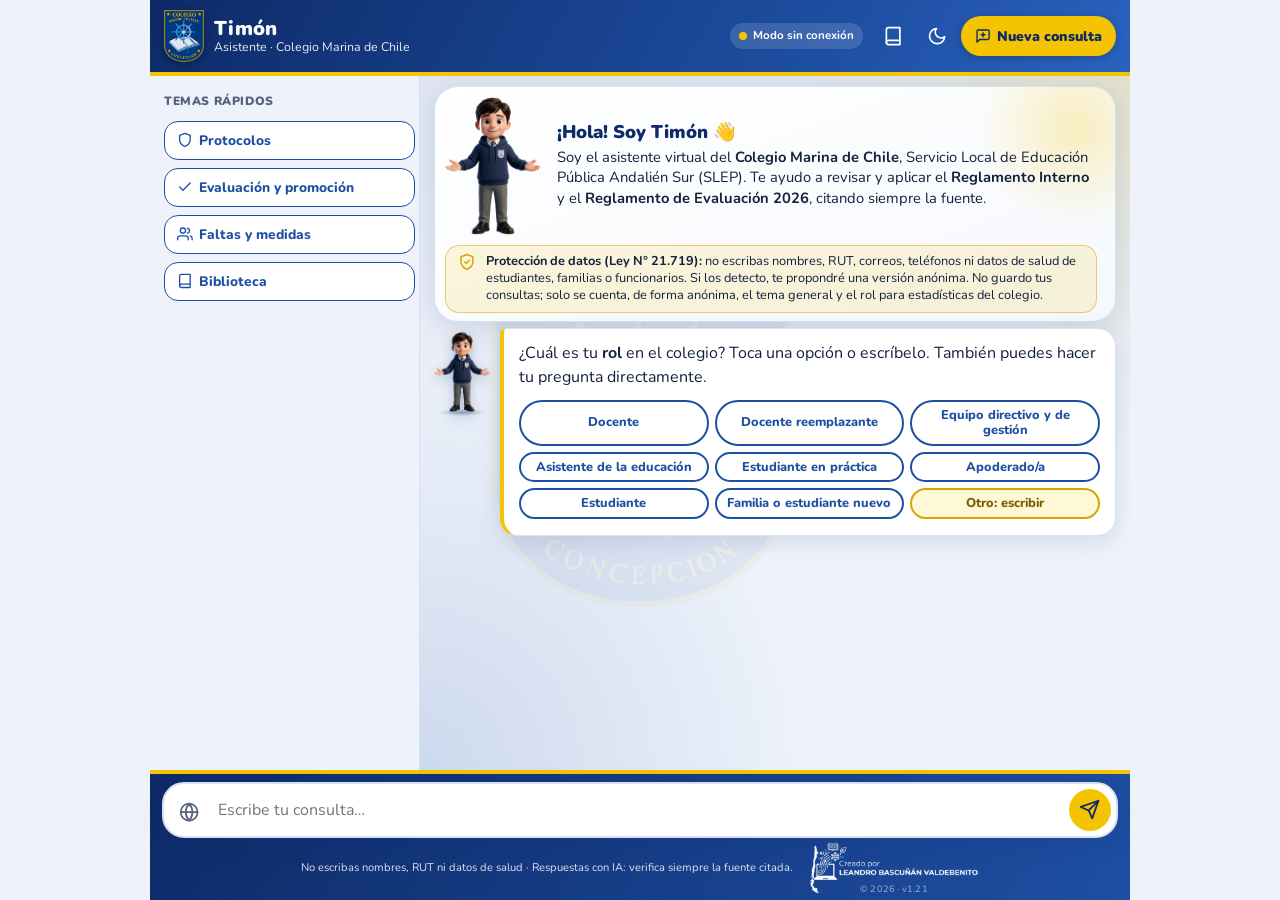
<file: index.html>
<!doctype html>
<html lang="es-CL">
<head>
<meta charset="utf-8">
<meta name="viewport" content="width=device-width, initial-scale=1, viewport-fit=cover">
<title>Timón – Colegio Marina de Chile</title>
<meta name="description" content="Asistente de consultas sobre el Reglamento Interno y el Reglamento de Evaluación del Colegio Marina de Chile, SLEP Andalién Sur.">
<meta name="theme-color" content="#0E2A68">
<link rel="manifest" href="manifest.json">
<link rel="icon" type="image/png" href="favicon.png">
<link rel="apple-touch-icon" href="apple-touch-icon.png">
<meta name="apple-mobile-web-app-capable" content="yes">
<meta name="apple-mobile-web-app-title" content="Timón CMCh">
<link rel="preconnect" href="https://fonts.googleapis.com">
<link rel="preconnect" href="https://fonts.gstatic.com" crossorigin>
<link href="https://fonts.googleapis.com/css2?family=Nunito:wght@400;600;700;800;900&display=swap" rel="stylesheet">
<link rel="stylesheet" href="estilos.css?v=1.21">
<script>try{var t=localStorage.getItem('tema');if(t)document.documentElement.setAttribute('data-theme',t);}catch(e){}</script>
</head>
<body>
<div class="app">
  <header class="barra">
    <img src="logo.png" alt="Insignia Colegio Marina de Chile" class="barra-logo">
    <div class="barra-titulo">
      <strong>Timón</strong>
      <span>Asistente · Colegio Marina de Chile</span>
    </div>
    <span id="estado" class="estado" title="Estado de conexión"><i></i><b>Conectando…</b></span>
    <nav class="barra-acciones">
      <button class="icono-btn" id="btnBiblioteca" title="Biblioteca de documentos" aria-label="Biblioteca"></button>
      <button class="icono-btn" id="btnTema" title="Modo claro / oscuro" aria-label="Cambiar tema"></button>
      <button class="btn-nueva" id="btnNueva" title="Hacer una nueva consulta" aria-label="Nueva consulta"></button>
    </nav>
  </header>

  <div class="cuerpo">
    <aside class="temas" aria-label="Temas rápidos">
      <p class="temas-titulo">Temas rápidos</p>
      <div id="perfilChip" class="perfil-chip" hidden></div>
      <div class="atajos" id="atajos"></div>
    </aside>
    <main id="chat" class="chat" aria-live="polite"></main>
  </div>

  <footer class="compositor">
    <form id="formulario" class="caja" autocomplete="off">
      <button type="button" id="btnWeb" class="icono-btn web" aria-pressed="false" title="Incluir búsqueda en fuentes oficiales (mineduc.cl, bcn.cl, supereduc.cl…)"></button>
      <textarea id="entrada" rows="1" placeholder="Escribe tu consulta…" aria-label="Escribe tu consulta"></textarea>
      <button type="submit" id="btnEnviar" class="enviar" title="Enviar" aria-label="Enviar"></button>
    </form>
    <div class="pie-fila">
      <p class="aviso-pie">No escribas nombres, RUT ni datos de salud · Respuestas con IA: verifica siempre la fuente citada.</p>
      <p class="firma"><img src="firma-autor-blanco.png?v=1.21" alt="Creado por Leandro Bascuñán Valdebenito" title="Creado por Leandro Bascuñán Valdebenito"><span>© 2026 · v1.21</span></p>
    </div>
  </footer>
</div>

<div id="modal" class="modal" hidden>
  <div class="modal-caja" role="dialog" aria-modal="true" aria-labelledby="modalTitulo">
    <div class="modal-cabeza">
      <h2 id="modalTitulo"></h2>
      <button class="cerrar" id="modalCerrar">Cerrar</button>
    </div>
    <div class="modal-cuerpo" id="modalCuerpo"></div>
    <div class="modal-pie" id="modalPie"></div>
  </div>
</div>
<div id="aviso" class="toast" hidden></div>

<script src="config.js?v=1.21"></script>
<script src="datos.js?v=1.21"></script>
<script src="rutinas.js?v=1.21"></script>
<script src="conocimiento.js?v=1.21"></script>
<script src="app.js?v=1.21"></script>
</body>
</html>
</file>
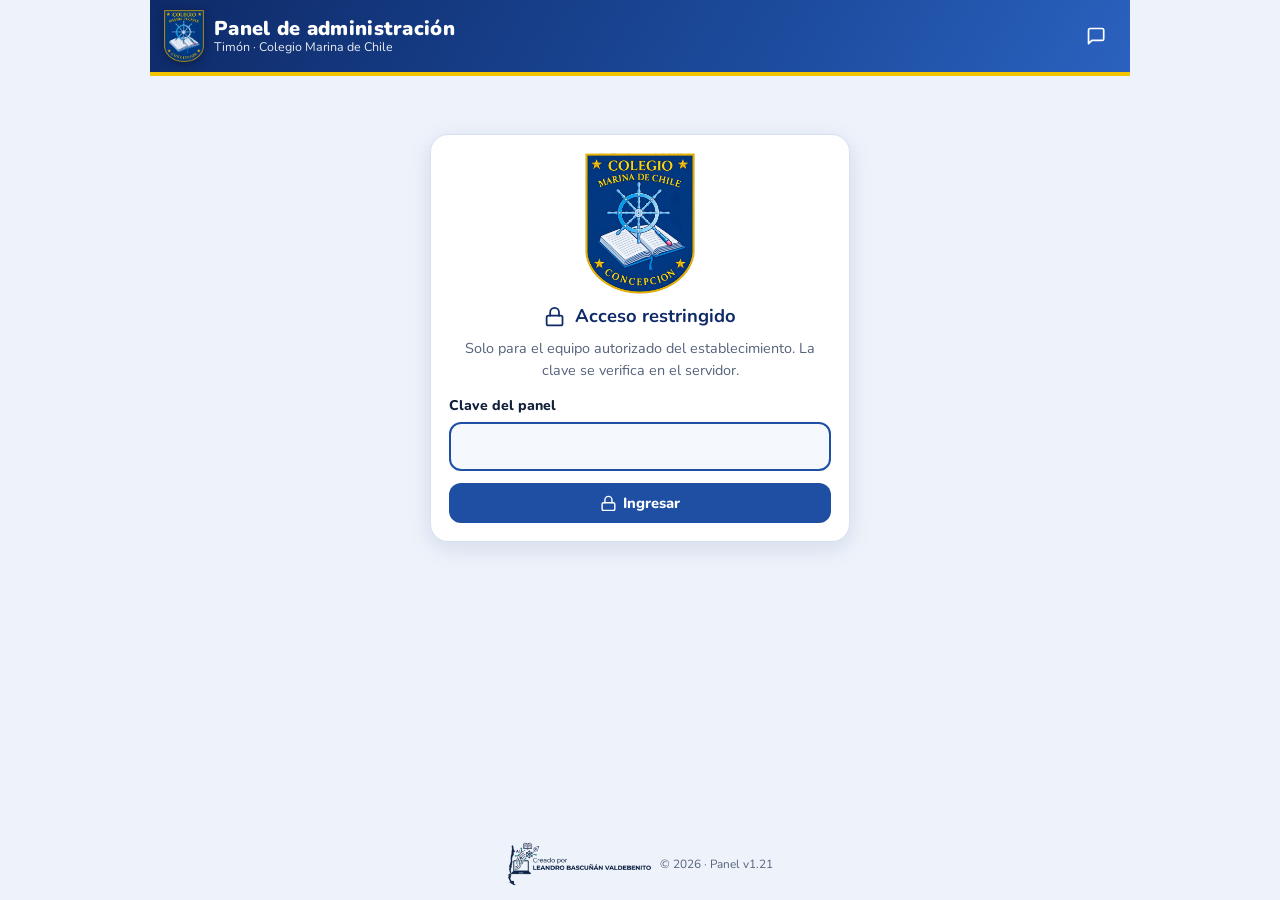
<file: admin.html>
<!doctype html>
<html lang="es-CL">
<head>
<meta charset="utf-8">
<meta name="viewport" content="width=device-width, initial-scale=1, viewport-fit=cover">
<meta name="robots" content="noindex, nofollow">
<title>Panel Timón – Administración</title>
<meta name="theme-color" content="#0E2A68">
<link rel="icon" type="image/png" href="favicon.png">
<link rel="preconnect" href="https://fonts.googleapis.com">
<link rel="preconnect" href="https://fonts.gstatic.com" crossorigin>
<link href="https://fonts.googleapis.com/css2?family=Nunito:wght@400;600;700;800;900&display=swap" rel="stylesheet">
<link rel="stylesheet" href="estilos.css?v=1.21">
<script>try{var t=localStorage.getItem('tema');if(t)document.documentElement.setAttribute('data-theme',t);}catch(e){}</script>
<style>
  body{overflow-y:auto}
  .panel{max-width:980px;margin:0 auto;min-height:100dvh;display:flex;flex-direction:column}
  .zona{padding:18px 16px 40px;flex:1}
  .tarjeta{background:var(--superficie);border:1px solid var(--borde);border-radius:18px;padding:18px;box-shadow:var(--sombra);margin-bottom:16px}
  .tarjeta h2{margin:0 0 6px;font-size:1.15rem;display:flex;gap:10px;align-items:center;color:var(--marino)}
  :root[data-theme="dark"] .tarjeta h2{color:#fff}
  @media (prefers-color-scheme:dark){:root:not([data-theme="light"]) .tarjeta h2{color:#fff}}
  .tarjeta > p.ayuda{margin:0 0 14px;color:var(--texto-suave);font-size:.9rem}
  .campo{display:flex;flex-direction:column;gap:5px;margin-bottom:12px}
  .campo label{font-weight:800;font-size:.88rem}
  .campo input,.campo textarea,.campo select{font:inherit;padding:10px 12px;border-radius:12px;border:2px solid var(--borde);background:var(--superficie-2);color:var(--texto);width:100%}
  .campo textarea{min-height:90px;resize:vertical}
  .campo input:focus,.campo textarea:focus,.campo select:focus{outline:0;border-color:var(--azul)}
  .rejilla{display:grid;grid-template-columns:1fr 1fr;gap:0 14px}
  .fila-doc{display:flex;gap:10px;align-items:center;flex-wrap:wrap;padding:10px 12px;border:1px solid var(--borde);border-radius:14px;margin-bottom:8px;background:var(--superficie-2)}
  .fila-doc .t{flex:1;min-width:180px}
  .fila-doc .t b{display:block}
  .fila-doc .t small{color:var(--texto-suave)}
  .cargo{border:1px solid var(--borde);border-radius:14px;padding:12px;margin-bottom:10px;background:var(--superficie-2)}
  .cargo .rejilla{grid-template-columns:1fr 1fr auto;align-items:end}
  .mensaje{padding:10px 14px;border-radius:12px;margin:10px 0;font-weight:700}
  .mensaje.ok{background:rgba(30,142,90,.12);color:var(--exito)}
  .mensaje.mal{background:rgba(192,57,43,.12);color:var(--peligro)}
  .mensaje.info{background:rgba(30,79,163,.1);color:var(--azul)}
  .login{max-width:420px;margin:40px auto;text-align:center}
  .login img{width:110px}
  .acciones-fila{display:flex;gap:8px;flex-wrap:wrap;margin-top:6px}
  .estado-oculto{font-size:.78rem;font-weight:800;padding:3px 10px;border-radius:99px;background:#fde2e2;color:#a12a2a}
  .estado-visible{font-size:.78rem;font-weight:800;padding:3px 10px;border-radius:99px;background:#dff5e9;color:#1e6e46}
  .kpis{display:grid;grid-template-columns:repeat(auto-fit,minmax(180px,1fr));gap:10px;margin:6px 0 14px}
  .kpi{background:linear-gradient(135deg,#0E2A68,#1E4FA3);color:#fff;border-radius:14px;padding:14px;border-bottom:4px solid var(--amarillo)}
  .kpi b{display:block;font-size:1.25rem;line-height:1.2}
  .kpi span{font-size:.8rem;opacity:.85}
  .graf-caja{background:var(--superficie-2);border:1px solid var(--borde);border-radius:14px;padding:12px;margin-bottom:12px}
  .graf-caja h3{margin:0 0 8px;font-size:.95rem}
  .tabla-stats{border-collapse:collapse;width:100%;margin:6px 0 14px;font-size:.92rem}
  .tabla-stats th{background:var(--marino);color:#fff;text-align:left;padding:8px}
  .tabla-stats td{padding:7px 8px;border-top:1px solid var(--borde)}
  .estado-medio{font-size:.78rem;font-weight:800;padding:3px 10px;border-radius:99px;background:#fff3c4;color:#7a5c00}
  .contador{font-size:.88rem;color:var(--texto-suave);background:var(--superficie-2);border:1px solid var(--borde);border-radius:99px;padding:6px 12px}
  .plan-caja{margin-top:14px;padding:14px 16px;border-radius:14px;border:2px solid var(--amarillo);background:var(--superficie-2)}
  @media (max-width:640px){.rejilla,.cargo .rejilla{grid-template-columns:1fr}}
</style>
</head>
<body>
<div class="panel">
  <header class="barra">
    <img src="logo.png" alt="Insignia" class="barra-logo">
    <div class="barra-titulo"><strong>Panel de administración</strong><span>Timón · Colegio Marina de Chile</span></div>
    <nav class="barra-acciones" style="margin-left:auto">
      <a class="icono-btn" href="index.html" title="Volver al chat" aria-label="Volver al chat" id="aChat"></a>
      <button class="icono-btn" id="btnSalir" title="Cerrar sesión" aria-label="Cerrar sesión" hidden></button>
    </nav>
  </header>
  <div class="zona" id="zona"></div>
  <p class="firma-clara"><img src="firma-autor.png?v=1.21" alt="Creado por Leandro Bascuñán Valdebenito"><span>© 2026 · Panel v1.21</span></p>
</div>
<div id="aviso" class="toast" hidden></div>
<script src="config.js?v=1.21"></script>
<script src="datos.js?v=1.21"></script>
<script src="rutinas.js?v=1.21"></script>
<script src="conocimiento.js?v=1.21"></script>
<script src="admin.js?v=1.21"></script>
</body>
</html>
</file>
<file: estilos.css>
/* ===== Colores del Colegio Marina de Chile (insignia: azul marino, amarillo y celeste) ===== */
:root{
  --marino:#0E2A68; --azul:#1E4FA3; --celeste:#4FA3E0; --amarillo:#F5C400; --oro:#D9A400;
  --fondo:#EEF3FB; --superficie:#FFFFFF; --superficie-2:#F5F8FD; --borde:#D6E0F0;
  --texto:#13213D; --texto-suave:#55627A; --burbuja-yo:#1E4FA3; --texto-yo:#FFFFFF;
  --peligro:#C0392B; --exito:#1E8E5A; --sombra:0 6px 24px rgba(14,42,104,.12);
  --radio:18px; --fuente:"Nunito",system-ui,-apple-system,"Segoe UI",Roboto,sans-serif;
  color-scheme:light;
}
@media (prefers-color-scheme:dark){
  :root:not([data-theme="light"]){
    --fondo:#0A1326; --superficie:#13213D; --superficie-2:#182A4D; --borde:#2A3D63;
    --texto:#EAF0FB; --texto-suave:#A8B5CF; --burbuja-yo:#2F63C4; --sombra:0 6px 24px rgba(0,0,0,.35);
    --azul:#5B8DEB; --celeste:#7CC0F0; color-scheme:dark;
  }
}
:root[data-theme="dark"]{
  --fondo:#0A1326; --superficie:#13213D; --superficie-2:#182A4D; --borde:#2A3D63;
  --texto:#EAF0FB; --texto-suave:#A8B5CF; --burbuja-yo:#2F63C4; --sombra:0 6px 24px rgba(0,0,0,.35);
  --azul:#5B8DEB; --celeste:#7CC0F0; color-scheme:dark;
}
*{box-sizing:border-box}
html,body{margin:0;height:100%}
body{background:var(--fondo);color:var(--texto);font-family:var(--fuente);font-size:16px;line-height:1.55;-webkit-font-smoothing:antialiased}
button{font-family:inherit;cursor:pointer}
a{color:var(--azul);font-weight:700}
svg{width:1.15em;height:1.15em;vertical-align:-.2em;flex:none}
[hidden]{display:none!important}

.app{display:flex;flex-direction:column;height:100dvh;max-width:980px;margin:0 auto;background:var(--fondo)}

/* ===== Barra superior ===== */
.barra{display:flex;align-items:center;gap:10px;padding:10px 14px;padding-top:max(10px,env(safe-area-inset-top));
  background:linear-gradient(120deg,#0E2A68 0%,#1E4FA3 70%,#2b62bf 100%);color:#fff;border-bottom:4px solid var(--amarillo);position:relative;z-index:5}
.barra-logo{width:40px;height:52px;object-fit:contain;filter:drop-shadow(0 2px 4px rgba(0,0,0,.35))}
.barra-titulo{display:flex;flex-direction:column;line-height:1.15;min-width:0}
.barra-titulo strong{font-size:1.25rem;font-weight:900;letter-spacing:.3px}
.barra-titulo span{font-size:.78rem;opacity:.9;white-space:nowrap;overflow:hidden;text-overflow:ellipsis}
.estado{margin-left:auto;display:flex;align-items:center;gap:6px;font-size:.72rem;background:rgba(255,255,255,.14);padding:4px 9px;border-radius:99px;white-space:nowrap}
.estado i{width:8px;height:8px;border-radius:50%;background:#bbb}
.estado.ok i{background:#3ddc84;box-shadow:0 0 0 3px rgba(61,220,132,.25)}
.estado.local i{background:var(--amarillo)}
.barra-acciones{display:flex;gap:4px}
.icono-btn{display:inline-flex;align-items:center;justify-content:center;width:40px;height:40px;border-radius:12px;border:0;background:transparent;color:inherit;font-size:1.1rem}
.barra .icono-btn:hover{background:rgba(255,255,255,.15)}
.icono-btn:focus-visible,.chip:focus-visible,.enviar:focus-visible{outline:3px solid var(--amarillo);outline-offset:2px}

/* ===== Chat ===== */
.chat{flex:1;overflow-y:auto;padding:18px 14px 8px;position:relative;
  background:
    radial-gradient(circle at 100% 0%,rgba(245,196,0,.16) 0,transparent 32%),
    radial-gradient(circle at 0% 100%,rgba(30,79,163,.16) 0,transparent 40%),
    linear-gradient(180deg,rgba(14,42,104,.07) 0%,rgba(14,42,104,0) 60%);}
.app{position:relative}
.app::before{content:"";position:absolute;inset:80px 0 150px;background:url(logo.png) center/min(300px,55%) no-repeat;opacity:.06;pointer-events:none;z-index:0}
.chat{z-index:1}
.msg.ia .burbuja{border-left:4px solid var(--amarillo)!important}
.msg.yo .burbuja{background:linear-gradient(135deg,#0E2A68,#1E4FA3)!important;box-shadow:0 4px 14px rgba(14,42,104,.25)}
.btn-nueva{display:inline-flex;align-items:center;gap:6px;border:0;border-radius:99px;background:var(--amarillo);color:var(--marino);font-weight:900;padding:8px 14px;font-size:.88rem;box-shadow:0 2px 8px rgba(0,0,0,.2)}
.btn-nueva:hover{filter:brightness(1.05);transform:translateY(-1px)}
.btn-nueva .txt-corto{display:none}
/* Cuerpo: temas rápidos al lado del chat (computador) o en una fila arriba (celular) */
.cuerpo{flex:1;display:flex;min-height:0;position:relative;z-index:1}
.cuerpo .chat{flex:1;min-width:0}
.temas{flex:none;width:230px;padding:16px 4px 16px 14px;display:flex;flex-direction:column;gap:8px;overflow-y:auto;border-right:1px solid var(--borde)}
.temas-titulo{margin:0 0 2px;font-size:.75rem;font-weight:900;text-transform:uppercase;letter-spacing:.6px;color:var(--texto-suave)}
.temas .atajos{flex-direction:column;overflow:visible;padding:0;gap:8px}
.temas .atajos .chip{justify-content:flex-start;white-space:normal;text-align:left;width:100%;padding:9px 12px;border-radius:14px;font-size:.86rem}
.temas .perfil-chip{margin:0 0 4px;align-self:flex-start}
.firma-movil{display:none}
/* Computador: el logo del autor va al pie de la columna lateral (la barra de consulta queda compacta) */
.temas{width:270px}
.firma-lateral-x{margin-top:auto;padding-top:14px;display:flex;flex-direction:column;align-items:center;gap:2px;font-size:.66rem;color:var(--texto-suave)}
.firma-lateral img{width:100%;max-width:250px;height:auto}
:root[data-theme="dark"] .firma-lateral img{filter:brightness(0) invert(1);opacity:.85}
@media (prefers-color-scheme:dark){:root:not([data-theme="light"]) .firma-lateral img{filter:brightness(0) invert(1);opacity:.85}}
/* El crédito del autor va siempre abajo, en el pie (computador y celular) */
.firma-lateral,.firma-movil{display:none!important}
.compositor .firma img{height:46px}
@media (max-width:899px){
  .firma-lateral{display:none}
  .cuerpo{flex-direction:column}
  .temas{width:auto;flex-direction:row;align-items:center;padding:8px 10px 6px;border-right:0;border-bottom:1px solid var(--borde);overflow-x:auto;overflow-y:hidden;scrollbar-width:none;gap:6px}
  .temas::-webkit-scrollbar{display:none}
  .temas-titulo{display:none}
  .temas .atajos{flex-direction:row;gap:6px}
  .temas .atajos .chip{width:auto;white-space:nowrap;padding:5px 11px;font-size:.78rem;border-radius:99px}
  .temas .perfil-chip{margin:0;white-space:nowrap;flex:none}
}
.msg{display:flex;gap:10px;margin:0 0 16px;animation:aparecer .35s ease both}
@keyframes aparecer{from{opacity:0;transform:translateY(8px)}to{opacity:1;transform:none}}
.msg.yo{justify-content:flex-end}
.msg.yo .burbuja{background:var(--burbuja-yo);color:var(--texto-yo);border-bottom-right-radius:6px;max-width:82%}
.msg.ia .burbuja{background:var(--superficie);border:1px solid var(--borde);border-top-left-radius:6px;box-shadow:var(--sombra);max-width:calc(100% - 56px);min-width:0;flex:1}
.burbuja{padding:12px 15px;border-radius:var(--radio);overflow-wrap:anywhere}
.msg.yo .burbuja{white-space:pre-wrap}
/* Timón de cuerpo completo junto a cada respuesta */
.avatar{width:56px;flex:none;position:relative;align-self:flex-start;padding-top:4px;filter:drop-shadow(0 4px 6px rgba(14,42,104,.25))}
.avatar::after{content:"";position:absolute;left:8%;right:8%;bottom:-4px;height:7px;border-radius:50%;background:radial-gradient(ellipse,rgba(14,42,104,.35),transparent 70%)}
.avatar.grande{width:96px}
.msg.pensando .burbuja{align-self:center;flex:0 1 auto;border:2px solid var(--amarillo);background:linear-gradient(135deg,var(--superficie) 0%,rgba(245,196,0,.12) 100%)}
/* ===== Mascota (estudiante 3D que "habla") ===== */
.mascota{position:relative;width:100%}
.encuadre{position:relative;width:100%}
.encuadre img{width:100%;height:auto;display:block;user-select:none;-webkit-user-drag:none}
.mascota .boca{position:absolute;left:46.6%;top:24.2%;width:6.8%;height:2.6%;border-radius:40% 40% 55% 55%;
  background:radial-gradient(ellipse at 50% 80%,#c24b5a 0%,#7a1f2e 60%,#4a0f1b 100%);opacity:0;transform-origin:50% 30%;box-shadow:inset 0 2px 0 #fff8}
/* Siempre "vivo": respira suavemente; los brazos se mueven apenas */
.mascota{animation:respira 3.4s ease-in-out infinite;transform-origin:50% 100%;will-change:transform}
@keyframes respira{0%,100%{transform:translateY(0) scale(1)}50%{transform:translateY(-1.5px) scale(1.01)}}
/* Brazos: capas separadas que giran desde el codo */
.encuadre .brazo{position:absolute;top:0;left:0;width:100%;height:auto;pointer-events:none;will-change:transform;display:none}
.brazos-listos .encuadre .brazo{display:block}
.encuadre .brazo.izq{transform-origin:26% 47.3%;animation:reposo-izq 3.4s ease-in-out infinite}
.encuadre .brazo.der{transform-origin:74% 47.3%;animation:reposo-der 3.4s ease-in-out infinite}
@keyframes reposo-izq{0%,100%{transform:rotate(0)}50%{transform:rotate(3deg)}}
@keyframes reposo-der{0%,100%{transform:rotate(0)}50%{transform:rotate(-3deg)}}
/* Al hablar: gesticula con las manos (el cuerpo casi no se mueve) */
.mascota.hablando .brazo.izq{animation:gesto-izq 1.5s ease-in-out infinite}
.mascota.hablando .brazo.der{animation:gesto-der 1.5s ease-in-out infinite;animation-delay:-.55s}
@keyframes gesto-izq{0%,100%{transform:rotate(0)}20%{transform:rotate(16deg)}40%{transform:rotate(4deg)}60%{transform:rotate(12deg)}80%{transform:rotate(-5deg)}}
@keyframes gesto-der{0%,100%{transform:rotate(0)}25%{transform:rotate(-14deg)}45%{transform:rotate(-3deg)}65%{transform:rotate(-17deg)}85%{transform:rotate(4deg)}}
/* Parpadeo: párpados color piel que bajan y suben rápido */
.parpado{position:absolute;top:15.6%;width:7.4%;height:4.8%;border-radius:50% 50% 45% 45%;transform-origin:50% 0;transform:scaleY(0);
  background:radial-gradient(ellipse at 50% 30%,#f6c8a8 0%,#eab092 70%,#dc9c7c 100%);box-shadow:inset 0 -2px 0 #3d2419,0 1px 1px rgba(80,40,20,.25);animation:parpadeo 4.2s infinite;pointer-events:none}
.parpado.izq{left:39.8%}
.parpado.der{left:53.3%}
@keyframes parpadeo{0%,90%,100%{transform:scaleY(0)}93%,95%{transform:scaleY(1)}}
.mascota.hablando .boca{opacity:1;animation:boca .2s ease-in-out infinite alternate}
.mascota.hablando{animation:cabeceo 1.5s ease-in-out infinite;transform-origin:50% 100%}
@keyframes boca{from{transform:scaleY(.2) scaleX(.85)}to{transform:scaleY(1.2) scaleX(1)}}
@keyframes cabeceo{0%,100%{transform:translateY(0)}25%{transform:translateY(-1.5px)}50%{transform:translateY(0)}75%{transform:translateY(-1px)}}
.por-mostrar{opacity:0;transform:translateY(6px)}
.mostrado{animation:aparecer .35s ease both}
/* Efecto de escritura: cada bloque aparece de arriba hacia abajo mientras Timón habla */
.escribiendo-bloque{animation:escribir var(--dur,600ms) linear both}
@keyframes escribir{from{clip-path:inset(0 0 100% 0);opacity:.35}12%{opacity:1}to{clip-path:inset(0 0 0 0);opacity:1}}
.msg.escribiendo-respuesta .contenido::after{content:"";display:inline-block;width:9px;height:18px;margin-left:3px;background:var(--amarillo);border-radius:2px;vertical-align:-3px;animation:cursor .8s steps(2) infinite}
@keyframes cursor{50%{opacity:0}}
.msg.ia .avatar{position:sticky;top:8px}
.msg.escribiendo-respuesta .avatar{width:68px}
.contenido p.en-breve{background:linear-gradient(135deg,rgba(245,196,0,.16),rgba(245,196,0,.05));border:1px solid rgba(217,164,0,.45);border-radius:12px;padding:10px 12px;font-weight:600}
.contenido h3.titulo-profundizar,.contenido h2.titulo-profundizar,.contenido h4.titulo-profundizar{margin-top:18px;padding-top:12px;border-top:1px dashed var(--borde)}
.opciones-ia{background:rgba(30,79,163,.06);border:1px solid var(--borde);border-radius:14px;padding:4px 12px 10px;margin-top:6px}
.opciones-ia .pregunta-opc{margin-top:12px}
.firma{margin:4px 0 0;font-size:.64rem;color:rgba(255,255,255,.78);letter-spacing:.2px;display:flex;align-items:center;justify-content:center;gap:6px}
/* Logo del autor: el nombre dentro de la imagen queda del mismo tamaño que el aviso (≈11 px) */
.firma{flex-wrap:wrap;gap:2px 10px}
.firma img{height:84px;width:auto;max-width:86vw;opacity:.97}
.firma span{opacity:.75}
.firma b{font-weight:800;letter-spacing:.4px}
.firma-clara{display:flex;align-items:center;justify-content:center;gap:8px;font-size:.74rem;color:var(--texto-suave);margin:0 0 14px}
.firma-clara img{height:44px;width:auto;max-width:80vw}
.firma-clara b{color:var(--marino);font-weight:900;letter-spacing:.4px}
:root[data-theme="dark"] .firma-clara img{filter:brightness(0) invert(1);opacity:.85}
:root[data-theme="dark"] .firma-clara b{color:#fff}
@media (prefers-color-scheme:dark){:root:not([data-theme="light"]) .firma-clara img{filter:brightness(0) invert(1);opacity:.85}:root:not([data-theme="light"]) .firma-clara b{color:#fff}}
.mascota.saluda{animation:saludo 2.4s ease-in-out infinite}
@keyframes saludo{0%,100%{transform:translateY(0)}50%{transform:translateY(-6px)}}

.bienvenida{display:grid;grid-template-columns:170px 1fr;gap:16px;align-items:end;background:linear-gradient(160deg,var(--superficie) 0%,var(--superficie-2) 100%);
  border:1px solid var(--borde);border-radius:24px;padding:18px 18px 0 10px;box-shadow:var(--sombra);margin-bottom:18px;overflow:hidden;position:relative}
.bienvenida::before{content:"";position:absolute;right:-60px;top:-60px;width:200px;height:200px;border-radius:50%;background:radial-gradient(circle,rgba(245,196,0,.25),transparent 70%)}
.bienvenida .figura{align-self:end;grid-row:1 / span 2}
.bienvenida .texto{position:relative}
.bienvenida .privacidad{grid-column:2;margin:0 0 18px}
.bienvenida h1{margin:0 0 6px;font-size:1.35rem;font-weight:900;color:var(--marino)}
:root[data-theme="dark"] .bienvenida h1{color:#fff}
@media (prefers-color-scheme:dark){:root:not([data-theme="light"]) .bienvenida h1{color:#fff}}
.bienvenida p{margin:0 0 10px}
.privacidad{display:flex;gap:10px;align-items:flex-start;background:rgba(245,196,0,.14);border:1px solid rgba(217,164,0,.5);border-radius:14px;padding:10px 12px;font-size:.88rem;margin:10px 0 12px}
.privacidad svg{color:var(--oro);width:1.4em;height:1.4em}

/* ===== Chips / opciones ===== */
.chips{display:flex;flex-wrap:wrap;gap:8px;margin:8px 0 4px}
.chip{border:2px solid var(--azul);background:var(--superficie);color:var(--azul);font-weight:800;padding:7px 14px;border-radius:99px;font-size:.9rem;display:inline-flex;align-items:center;gap:6px;transition:.15s}
.chip:hover{background:var(--azul);color:#fff}
.chip.marcado{background:var(--azul);color:#fff}
.chip.amarillo{border-color:var(--oro);color:#7a5c00;background:#fff8d6}
:root[data-theme="dark"] .chip.amarillo{color:#ffe27a;background:#3a3000}
@media (prefers-color-scheme:dark){:root:not([data-theme="light"]) .chip.amarillo{color:#ffe27a;background:#3a3000}}
.chips.usados .chip:not(.marcado){opacity:.45;pointer-events:none}
.pregunta-opc{margin:10px 0 2px;font-weight:800}
.otro-campo{display:flex;gap:8px;margin-top:8px}
.otro-campo input{flex:1;min-width:0;padding:9px 12px;border-radius:12px;border:2px solid var(--borde);background:var(--superficie);color:var(--texto);font:inherit}

/* ===== Contenido de respuestas ===== */
.contenido h2,.contenido h3,.contenido h4{display:flex;align-items:center;gap:9px;margin:16px 0 8px;line-height:1.25;color:var(--marino);font-weight:900}
:root[data-theme="dark"] .contenido h2,:root[data-theme="dark"] .contenido h3,:root[data-theme="dark"] .contenido h4{color:#fff}
@media (prefers-color-scheme:dark){:root:not([data-theme="light"]) .contenido :is(h2,h3,h4){color:#fff}}
.contenido h2{font-size:1.12rem}.contenido h3{font-size:1.03rem}.contenido h4{font-size:.98rem}
.contenido > :first-child{margin-top:0}
.ico-titulo{display:inline-flex;align-items:center;justify-content:center;width:30px;height:30px;border-radius:9px;color:#fff;flex:none}
.ico-titulo svg{width:17px;height:17px}
.contenido p{margin:0 0 10px}
.contenido ul,.contenido ol{margin:0 0 10px;padding-left:22px}
.contenido li{margin:3px 0}
.contenido li::marker{color:var(--azul);font-weight:800}
.contenido blockquote{margin:8px 0;padding:8px 12px;border-left:4px solid var(--amarillo);background:var(--superficie-2);border-radius:0 10px 10px 0}
.contenido code{background:var(--superficie-2);padding:1px 5px;border-radius:5px;font-size:.9em}
.tabla-envoltura{overflow-x:auto;margin:8px 0 12px;border-radius:12px;border:1px solid var(--borde)}
.contenido table{border-collapse:collapse;width:100%;font-size:.9rem}
.contenido th{background:var(--marino);color:#fff;text-align:left;padding:8px 10px}
.contenido td{padding:7px 10px;border-top:1px solid var(--borde);vertical-align:top;min-width:110px}
.contenido td:first-child{font-weight:700}
.contenido tr:nth-child(even) td{background:var(--superficie-2)}
.contenido a.ext::after{content:" ↗";font-size:.8em}
.contenido hr{border:0;border-top:1px dashed var(--borde);margin:14px 0}

.fuentes{margin-top:12px;padding-top:10px;border-top:1px dashed var(--borde);font-size:.85rem}
.fuentes h4{margin:0 0 6px;font-size:.85rem;display:flex;gap:7px;align-items:center;color:var(--texto-suave);text-transform:uppercase;letter-spacing:.4px}
.fuentes ul{margin:0;padding-left:0;list-style:none;display:flex;flex-direction:column;gap:4px}
.fuentes li{display:flex;gap:6px;align-items:flex-start}
.fuentes button.enlace{background:none;border:0;padding:0;color:var(--azul);font-weight:700;text-align:left;font-size:inherit;text-decoration:underline}

/* Gráficos */
.grafico{margin:12px 0;padding:12px;border-radius:16px;background:var(--superficie-2);border:1px solid var(--borde)}
.grafico h5{margin:0 0 8px;font-size:.95rem;display:flex;gap:8px;align-items:center}
.grafico .lienzo{position:relative;height:260px}
.grafico .fuente-graf{margin:8px 0 0;font-size:.78rem;color:var(--texto-suave)}
.cifras{display:grid;grid-template-columns:repeat(auto-fit,minmax(130px,1fr));gap:10px}
.cifra{background:var(--superficie);border-radius:14px;padding:12px;border:1px solid var(--borde);text-align:center}
.cifra b{display:block;font-size:1.9rem;font-weight:900;color:var(--azul);line-height:1.1}
.cifra span{font-size:.82rem;color:var(--texto-suave)}

/* Videos */
.videos{display:grid;gap:10px;margin-top:10px}
.video{display:flex;gap:10px;align-items:center;padding:8px;border-radius:14px;border:1px solid var(--borde);background:var(--superficie-2);text-decoration:none;color:inherit;font-weight:600}
.video img{width:120px;height:68px;object-fit:cover;border-radius:10px;flex:none}
.video small{display:block;color:var(--texto-suave);font-weight:600}
.video-marco{position:relative;padding-top:56.25%;border-radius:12px;overflow:hidden;margin-top:6px}
.video-marco iframe{position:absolute;inset:0;width:100%;height:100%;border:0}

/* Acciones bajo cada respuesta */
.acciones{display:flex;flex-wrap:wrap;gap:6px;margin-top:12px}
.accion{display:inline-flex;align-items:center;gap:6px;border:1px solid var(--borde);background:var(--superficie-2);color:var(--texto);padding:6px 11px;border-radius:99px;font-size:.82rem;font-weight:700}
.accion:hover{border-color:var(--azul);color:var(--azul)}
.etiqueta-local{display:inline-flex;gap:6px;align-items:center;font-size:.78rem;font-weight:800;color:#7a5c00;background:#fff3c4;border-radius:99px;padding:3px 10px;margin-bottom:8px}

/* Escribiendo… */
.escribiendo{display:flex;gap:5px;align-items:center;padding:6px 2px}
.escribiendo i{width:8px;height:8px;border-radius:50%;background:var(--azul);animation:salto 1s infinite}
.escribiendo i:nth-child(2){animation-delay:.15s}.escribiendo i:nth-child(3){animation-delay:.3s}
.escribiendo span{margin-left:8px;font-size:.85rem;color:var(--texto-suave)}
@keyframes salto{0%,60%,100%{transform:translateY(0);opacity:.5}30%{transform:translateY(-6px);opacity:1}}

/* ===== Compositor ===== */
.compositor{padding:8px 12px max(10px,env(safe-area-inset-bottom));background:linear-gradient(120deg,#0E2A68 0%,#1E4FA3 100%);border-top:4px solid var(--amarillo);position:relative;z-index:2}
.compositor .aviso-pie{color:rgba(255,255,255,.85)}
.compositor .atajos .chip{background:rgba(255,255,255,.12);color:#fff;border-color:rgba(255,255,255,.55)}
.compositor .atajos .chip:hover{background:var(--amarillo);color:var(--marino);border-color:var(--amarillo)}
.compositor .perfil-chip{background:rgba(255,255,255,.12);border-color:rgba(255,255,255,.35);color:#fff}
.compositor .perfil-chip button{color:var(--amarillo)}
.perfil-chip{display:inline-flex;align-items:center;gap:6px;font-size:.78rem;font-weight:800;color:var(--texto-suave);margin:2px 0 6px;background:var(--superficie);border:1px solid var(--borde);padding:3px 10px;border-radius:99px}
.perfil-chip button{border:0;background:none;color:var(--azul);font-weight:800;font-size:.78rem;padding:0 0 0 4px}
.atajos{display:flex;gap:6px;overflow-x:auto;padding-bottom:6px;scrollbar-width:none}
.atajos::-webkit-scrollbar{display:none}
.atajos .chip{white-space:nowrap;font-size:.8rem;padding:5px 11px;border-width:1.5px}
.caja{display:flex;align-items:flex-end;gap:6px;background:var(--superficie);border:2px solid var(--borde);border-radius:22px;padding:5px 5px 5px 6px;box-shadow:var(--sombra)}
.caja:focus-within{border-color:var(--azul)}
.caja textarea{flex:1;border:0;outline:0;resize:none;background:transparent;color:var(--texto);font:inherit;padding:8px 4px;max-height:140px;min-height:24px}
.caja .web{color:var(--texto-suave);width:38px;height:38px}
.caja .web[aria-pressed="true"]{color:#fff;background:var(--azul)}
.enviar{width:42px;height:42px;border-radius:50%;border:0;background:var(--amarillo);color:var(--marino);display:inline-flex;align-items:center;justify-content:center;font-size:1.15rem;flex:none;transition:transform .15s}
.enviar:hover{transform:scale(1.07)}
.enviar:disabled{opacity:.5;transform:none}
.aviso-pie{margin:6px 0 0;font-size:.7rem;color:var(--texto-suave);text-align:center}

/* ===== Modal ===== */
.modal{position:fixed;inset:0;background:rgba(5,12,30,.6);display:flex;align-items:center;justify-content:center;z-index:50;padding:12px;animation:aparecer .2s}
.modal-caja{background:var(--superficie);color:var(--texto);width:min(860px,100%);max-height:94dvh;border-radius:20px;display:flex;flex-direction:column;overflow:hidden;box-shadow:0 20px 60px rgba(0,0,0,.4)}
.modal-cabeza{display:flex;align-items:center;gap:10px;padding:12px 14px;background:var(--marino);color:#fff;border-bottom:3px solid var(--amarillo)}
.modal-cabeza h2{margin:0;font-size:1.02rem;flex:1;display:flex;gap:8px;align-items:center;min-width:0}
.cerrar{border:0;background:var(--amarillo);color:var(--marino);font-weight:900;padding:8px 16px;border-radius:99px}
.modal-cuerpo{overflow:auto;padding:14px;flex:1;-webkit-overflow-scrolling:touch}
.modal-pie{display:flex;flex-wrap:wrap;gap:8px;padding:10px 14px;border-top:1px solid var(--borde)}
.modal-pie:empty{display:none}
.boton{display:inline-flex;align-items:center;gap:7px;border:0;border-radius:12px;padding:10px 16px;font-weight:800;background:var(--azul);color:#fff;font-size:.92rem;text-decoration:none}
.boton.sec{background:var(--superficie-2);color:var(--texto);border:1px solid var(--borde)}
.boton.amarillo{background:var(--amarillo);color:var(--marino)}
.boton.verde{background:#25D366;color:#073b1d}
.boton.peligro{background:var(--peligro)}
.visor-pdf{display:flex;flex-direction:column;align-items:center;gap:12px;background:#7d8696;padding:12px;border-radius:12px}
.visor-pdf canvas{max-width:100%;height:auto!important;background:#fff;box-shadow:0 4px 16px rgba(0,0,0,.35)}
.visor-nav{display:flex;align-items:center;gap:8px;font-weight:800}
.visor-texto{white-space:pre-wrap;font-size:.92rem;line-height:1.6}
.visor-texto mark{background:#ffe680;color:#000}

/* Biblioteca */
.pestanas{display:flex;gap:6px;flex-wrap:wrap;margin-bottom:12px}
.pestana{border:0;background:var(--superficie-2);color:var(--texto);font-weight:800;padding:8px 14px;border-radius:99px;font-size:.88rem}
.pestana.activa{background:var(--marino);color:#fff}
.doc-lista{display:grid;gap:10px}
.doc{display:flex;gap:12px;align-items:flex-start;padding:12px;border-radius:14px;border:1px solid var(--borde);background:var(--superficie-2)}
.doc .tipo{width:42px;height:42px;border-radius:12px;display:flex;align-items:center;justify-content:center;color:#fff;flex:none;font-size:.7rem;font-weight:900}
.doc h3{margin:0 0 2px;font-size:.98rem}
.doc p{margin:0 0 6px;font-size:.84rem;color:var(--texto-suave)}
.doc .bot{display:flex;gap:6px;flex-wrap:wrap}
.cat-titulo{margin:16px 0 8px;font-size:.9rem;text-transform:uppercase;letter-spacing:.5px;color:var(--texto-suave);display:flex;gap:8px;align-items:center}

.alerta-priv{border-left:5px solid var(--peligro);background:rgba(192,57,43,.08);padding:10px 12px;border-radius:0 12px 12px 0;margin-bottom:12px}
.anonimo{background:var(--superficie-2);border:1px dashed var(--azul);border-radius:12px;padding:10px 12px;white-space:pre-wrap}
.anonimo mark{background:#ffe680;color:#000;border-radius:4px;padding:0 3px}

.toast{position:fixed;left:50%;bottom:110px;transform:translateX(-50%);background:var(--marino);color:#fff;padding:10px 18px;border-radius:99px;font-weight:700;z-index:60;box-shadow:0 8px 24px rgba(0,0,0,.3);max-width:92vw;text-align:center;animation:aparecer .25s}
.toast button{margin-left:10px;border:0;border-radius:99px;background:var(--amarillo);color:var(--marino);font-weight:900;padding:4px 12px}

/* ===== Celular ===== */
@media (max-width:640px){
  .barra{padding:8px 10px;gap:8px}
  .barra-logo{width:32px;height:42px}
  .barra-titulo strong{font-size:1.08rem}
  .barra-titulo span{font-size:.7rem;max-width:150px}
  .estado b{display:none}
  .estado{padding:6px}
  .icono-btn{width:36px;height:36px}
  .chat{padding:12px 10px 6px}
  .bienvenida{grid-template-columns:78px 1fr;gap:6px 10px;padding:12px 12px 0 6px;align-items:start}
  .bienvenida .figura{grid-row:1;align-self:start}
  .bienvenida h1{font-size:1.1rem}
  .bienvenida .texto{font-size:.92rem;line-height:1.45}
  .bienvenida .texto p{margin:0 0 6px}
  .bienvenida .privacidad{grid-column:1 / -1;margin:2px 0 8px;font-size:.78rem;padding:8px 10px;line-height:1.4}
  .bienvenida{grid-template-columns:64px 1fr;padding:10px 10px 0 6px;margin-bottom:12px}
  .bienvenida h1{font-size:1.02rem;margin-bottom:2px}
  .bienvenida .texto{font-size:.86rem;line-height:1.4}
  /* Celular: la barra de consulta queda compacta (solo la caja y el aviso) y el logo pasa a la bienvenida */
  .compositor{padding:6px 10px max(8px,env(safe-area-inset-bottom))}
  .compositor .firma{margin-top:2px}
  .compositor .firma img{height:30px}
  .compositor .firma span{font-size:.6rem}
  .aviso-pie{margin-top:4px;font-size:.66rem}
  .firma-movil{display:flex;grid-column:1 / -1;justify-content:center;align-items:center;gap:6px;margin:0 0 10px;font-size:.68rem;color:var(--texto-suave)}
  .firma-movil img{height:46px;width:auto;max-width:80%}
  :root[data-theme="dark"] .firma-movil img{filter:brightness(0) invert(1);opacity:.85}
  .msg.ia .chips .chip{padding:6px 12px;font-size:.84rem}
  .solo-pc{display:none}
  /* Botones de rol en dos columnas para que la bienvenida quepa completa */
  .chips.roles{display:grid;grid-template-columns:1fr 1fr;gap:6px}
  .chips.roles .chip{justify-content:center;text-align:center;padding:6px 6px;font-size:.76rem;line-height:1.2;border-width:1.5px}
  .avatar{width:40px}
  .avatar.grande{width:72px}
  .msg.escribiendo-respuesta .avatar{width:50px}
  .msg.ia{gap:6px}
  .msg.ia .burbuja{max-width:calc(100% - 46px)}
  .btn-nueva{padding:7px 11px}
  .btn-nueva .txt-largo{display:none}
  .btn-nueva .txt-corto{display:inline}
  /* Tablas como tarjetas en el celular (sin columnas apretadas) */
  .tabla-envoltura{border:0;overflow:visible}
  .contenido table,.contenido tbody,.contenido tr,.contenido td{display:block;width:100%}
  .contenido thead{display:none}
  .contenido tr{border:1px solid var(--borde);border-left:4px solid var(--azul);border-radius:12px;margin:0 0 10px;padding:6px 10px;background:var(--superficie-2)}
  .contenido tr:nth-child(even) td{background:transparent}
  .contenido td{border:0;padding:4px 0;min-width:0}
  .contenido td::before{content:attr(data-label);display:block;font-size:.72rem;font-weight:800;text-transform:uppercase;letter-spacing:.4px;color:var(--texto-suave)}
  .contenido td:first-child{font-size:1rem;color:var(--azul)}
  .contenido td:first-child::before{display:none}
  .msg.yo .burbuja{max-width:90%}
  .burbuja{padding:10px 12px}
  .grafico .lienzo{height:220px}
  .video img{width:96px;height:54px}
  .modal{padding:0}
  .modal-caja{max-height:100dvh;height:100dvh;border-radius:0}
}
@media (max-width:380px){ .barra-titulo span{display:none} }
/* Con "reducir movimiento" activado se calman los efectos de texto, pero Timón sigue moviéndose y parpadeando */
@media (prefers-reduced-motion:reduce){.msg,.mostrado,.escribiendo-bloque,.modal,.toast{animation:none!important}}

/* Gravedad de la falta: leve (amarillo), grave (naranjo), gravísima (rojo) */
.falta{display:inline-block;padding:0 7px;border-radius:7px;font-weight:800;line-height:1.5;border:1px solid transparent}
.falta.f-leve{background:#FFF3B0;color:#6B5200;border-color:#F2C200}
.falta.f-grave{background:#FFD9B3;color:#8A3B00;border-color:#F08A24}
.falta.f-gravisima{background:#FFD0D0;color:#9B1111;border-color:#D62828}
.falta.f-pendiente{background:#E6ECF5;color:#2B3D5C;border-color:#9AAAC4}
strong.nivel-falta{display:inline-block;margin:2px 0 4px}
:root[data-theme="dark"] .falta.f-leve{background:#4A3E00;color:#FFE680;border-color:#C9A400}
:root[data-theme="dark"] .falta.f-grave{background:#4D2600;color:#FFC08A;border-color:#E07B1A}
:root[data-theme="dark"] .falta.f-gravisima{background:#4F1010;color:#FFB0B0;border-color:#E04848}
:root[data-theme="dark"] .falta.f-pendiente{background:#26334A;color:#C9D6EA;border-color:#5A6E90}
@media (prefers-color-scheme:dark){
  :root:not([data-theme="light"]) .falta.f-leve{background:#4A3E00;color:#FFE680;border-color:#C9A400}
  :root:not([data-theme="light"]) .falta.f-grave{background:#4D2600;color:#FFC08A;border-color:#E07B1A}
  :root:not([data-theme="light"]) .falta.f-gravisima{background:#4F1010;color:#FFB0B0;border-color:#E04848}
  :root:not([data-theme="light"]) .falta.f-pendiente{background:#26334A;color:#C9D6EA;border-color:#5A6E90}
}

/* Equipo del establecimiento (copiar correo / escribir) */
.equipo-lista{display:grid;grid-template-columns:repeat(auto-fill,minmax(270px,1fr));gap:10px;margin:8px 0}
.persona{display:grid;grid-template-columns:42px 1fr;gap:4px 10px;align-items:center;padding:10px 12px;border:1px solid var(--borde);border-radius:14px;background:var(--superficie-2)}
.persona .ini{width:42px;height:42px;border-radius:50%;background:linear-gradient(135deg,#0E2A68,#1E4FA3);color:#fff;font-weight:900;display:flex;align-items:center;justify-content:center;font-size:.9rem;border:2px solid var(--amarillo)}
.persona .datos{min-width:0;display:flex;flex-direction:column;line-height:1.3}
.persona .datos span{font-size:.82rem;color:var(--texto-suave)}
.persona .datos code{font-size:.8rem;word-break:break-all;background:transparent;padding:0;color:var(--azul)}
.persona .acc{grid-column:1 / -1;display:flex;gap:6px;flex-wrap:wrap}
.persona .acc .boton{padding:6px 10px;font-size:.82rem}
.nota-equipo{font-size:.82rem;color:var(--texto-suave);margin:6px 0}
.acciones-resumen{display:flex;gap:8px;flex-wrap:wrap;margin-top:10px}
.filtro-rutinas{display:flex;gap:6px;flex-wrap:wrap;margin:0 0 10px}
.filtro-rutinas .chip.marcado{background:var(--marino);color:#fff;border-color:var(--marino)}
[data-dirigida][hidden]{display:none!important}

/* Posible delito: destacado en rojo con ícono */
.seccion-delito{border:2px solid #C62828;background:#FDECEC;border-radius:14px;padding:4px 14px 10px;margin:12px 0}
.seccion-delito h3{color:#9B1111}
.seccion-delito .ico-titulo{background:#C62828!important}
.seccion-delito.no-delito{border-color:var(--borde);background:transparent}
.seccion-delito.no-delito h3{color:inherit}
.sello-delito{display:flex;gap:10px;align-items:center;margin:10px 0 2px;padding:8px 12px;border-radius:10px;background:#C62828;color:#fff}
.sello-delito svg{width:28px;height:28px;flex:none}
.sello-delito b{display:block;letter-spacing:.8px}
.sello-delito span{font-size:.85rem}
.aviso-delito{display:flex;gap:8px;align-items:center;margin:0 0 10px;padding:8px 12px;border-radius:10px;background:#FDECEC;color:#9B1111;border-left:5px solid #C62828}
.aviso-delito svg{width:20px;height:20px;flex:none}
:root[data-theme="dark"] .seccion-delito{background:#3A1212;border-color:#E04848}
:root[data-theme="dark"] .seccion-delito h3,:root[data-theme="dark"] .aviso-delito{color:#FFB0B0}
:root[data-theme="dark"] .aviso-delito{background:#3A1212}
@media (prefers-color-scheme:dark){
  :root:not([data-theme="light"]) .seccion-delito{background:#3A1212;border-color:#E04848}
  :root:not([data-theme="light"]) .seccion-delito h3,:root:not([data-theme="light"]) .aviso-delito{color:#FFB0B0}
  :root:not([data-theme="light"]) .aviso-delito{background:#3A1212}
}
/* Celular: 7 roles + Otro en 4 filas compactas para que la bienvenida quepa completa */
@media (max-width:640px){ .msg.ia .chips.roles{gap:4px;grid-template-columns:repeat(3,1fr)} .msg.ia .chips.roles .chip{padding:3px 5px;font-size:.72rem;line-height:1.08;min-height:34px;justify-content:center;text-align:center} .bienvenida .privacidad{padding:6px 9px;font-size:.75rem;margin-bottom:4px} .bienvenida{margin-bottom:6px} }

/* ===== Presentación visual de rutinas y pasos ===== */
.ficha-rutina{--color-ficha:#1E4FA3;border:1px solid var(--borde);border-left:6px solid var(--color-ficha);border-radius:16px;background:var(--superficie);box-shadow:0 2px 10px rgba(14,42,104,.07);padding:12px 14px 12px;margin:12px 0}
.ficha-rutina h3{display:flex;align-items:center;gap:10px;margin:0 0 8px}
.ficha-rutina .num-rutina{flex:none;width:40px;height:40px;border-radius:12px;background:var(--color-ficha);color:#fff;font-weight:900;font-size:1.05rem;display:flex;align-items:center;justify-content:center;box-shadow:0 2px 0 rgba(0,0,0,.15)}
.ficha-rutina .tit-rutina{display:flex;flex-direction:column;line-height:1.25;font-size:1rem}
.ficha-rutina .tit-rutina small{font-size:.68rem;text-transform:uppercase;letter-spacing:.6px;color:var(--color-ficha);font-weight:900}
.ficha-rutina .ver-ficha{margin-top:4px;padding:6px 12px;font-size:.82rem}
ol.pasos-linea{list-style:none;counter-reset:paso;padding:0;margin:8px 0}
ol.pasos-linea>li{counter-increment:paso;position:relative;padding:2px 0 12px 42px;margin:0}
ol.pasos-linea>li::before{content:counter(paso);position:absolute;left:0;top:0;width:28px;height:28px;border-radius:50%;background:var(--color-ficha,#1E4FA3);color:#fff;font-weight:900;font-size:.85rem;display:flex;align-items:center;justify-content:center}
ol.pasos-linea>li::after{content:"";position:absolute;left:13px;top:30px;bottom:2px;width:2px;background:var(--borde)}
ol.pasos-linea>li:last-child{padding-bottom:2px}
ol.pasos-linea>li:last-child::after{display:none}
ol.pasos-linea>li strong:first-child{color:var(--color-ficha,var(--marino))}
.recuadro-recuerda{background:#FFF8D6;border:1px solid #F2C200;border-radius:14px;padding:6px 14px 8px;margin:12px 0}
.recuadro-recuerda h3{margin-top:6px}
.etiqueta-profundizar{display:inline-flex;align-items:center;gap:6px;margin:0 0 8px;padding:4px 12px;border-radius:99px;background:var(--superficie-2);border:1px solid var(--borde);font-size:.8rem;font-weight:800;color:var(--azul)}
.etiqueta-profundizar svg{width:16px;height:16px}
:root[data-theme="dark"] .recuadro-recuerda{background:#3a3000;border-color:#C9A400}
:root[data-theme="dark"] ol.pasos-linea>li strong:first-child{color:#9cc3ff}
@media (prefers-color-scheme:dark){
  :root:not([data-theme="light"]) .recuadro-recuerda{background:#3a3000;border-color:#C9A400}
  :root:not([data-theme="light"]) ol.pasos-linea>li strong:first-child{color:#9cc3ff}
}@media (max-width:640px){ .ficha-rutina{padding:10px 10px 10px 10px;border-left-width:5px;margin:10px 0} .ficha-rutina .num-rutina{width:34px;height:34px;font-size:.95rem} ol.pasos-linea>li{padding-left:32px} ol.pasos-linea>li::before{width:24px;height:24px;font-size:.78rem} ol.pasos-linea>li::after{left:11px;top:26px} .recuadro-recuerda{padding:4px 10px 6px} }

/* Cálculo de aprobación (Reglamento de Evaluación, Art. 24) */
.calculo-eval{border:1px solid var(--borde);border-radius:16px;padding:12px 14px;margin:10px 0 14px;background:var(--superficie);box-shadow:0 2px 10px rgba(14,42,104,.07);border-left:6px solid #1E8E5A}
.calculo-eval.si{border-left-color:#D64545}
.calc-titulo{display:flex;align-items:center;gap:6px;font-weight:900;font-size:.85rem;color:var(--marino);margin-bottom:10px}
.calc-titulo svg{width:18px;height:18px}
.calc-barra{position:relative;height:16px;border-radius:99px;background:#F4C7C3;overflow:visible;margin:4px 0 10px}
.calc-barra .apr{display:block;height:100%;border-radius:99px;background:linear-gradient(90deg,#1E8E5A,#34B37A)}
.calc-barra .umbral{position:absolute;left:60%;top:-5px;bottom:-5px;width:3px;background:var(--marino);border-radius:2px}
.calc-barra .umbral::after{content:"60%";position:absolute;top:-17px;left:-10px;font-size:.66rem;font-weight:900;color:var(--marino);font-style:normal}
.calc-cifras{display:grid;grid-template-columns:repeat(3,1fr);gap:8px}
.calc-cifras div{background:var(--superficie-2);border-radius:12px;padding:8px;text-align:center;line-height:1.2}
.calc-cifras b{display:block;font-size:1.35rem;color:var(--marino)}
.calc-cifras span{display:block;font-size:.7rem;color:var(--texto-suave);margin-top:2px}
.calc-veredicto{display:flex;align-items:center;gap:8px;margin:10px 0 0;font-size:.9rem}
.calc-veredicto svg{width:20px;height:20px;flex:none}
.calculo-eval.no .calc-veredicto{color:#1E6E46}
.calculo-eval.si .calc-veredicto{color:#A12A2A}
:root[data-theme="dark"] .calc-cifras b,:root[data-theme="dark"] .calc-titulo{color:#fff}
@media (prefers-color-scheme:dark){:root:not([data-theme="light"]) .calc-cifras b,:root:not([data-theme="light"]) .calc-titulo{color:#fff}}.nota-juridica{font-size:.8rem;color:var(--texto-suave);margin:8px 0 2px;border-top:1px dashed #E0A0A0;padding-top:6px}
.aviso-imagenes{display:flex;gap:8px;align-items:flex-start;background:#C62828;color:#fff;border-radius:10px;padding:8px 12px;margin:10px 0 4px;font-size:.88rem}
.aviso-imagenes svg{width:20px;height:20px;flex:none;margin-top:2px}

/* ===== Responsables y plazos como tarjetas ===== */
.tabla-resp{display:flex;flex-direction:column;gap:8px;margin:8px 0 14px}
.resp-item{display:flex;gap:10px;align-items:flex-start;background:var(--superficie);border:1px solid var(--borde);border-radius:14px;padding:10px 12px;box-shadow:0 1px 6px rgba(14,42,104,.06)}
.resp-n{flex:none;width:28px;height:28px;border-radius:50%;background:linear-gradient(135deg,#0E2A68,#1E4FA3);color:#fff;font-weight:900;font-size:.85rem;display:flex;align-items:center;justify-content:center;border:2px solid var(--amarillo)}
.resp-cuerpo{flex:1;min-width:0}
.resp-paso{font-weight:800;line-height:1.3;margin:2px 0 6px}
.resp-meta{display:flex;flex-wrap:wrap;gap:6px}
.chip-resp,.chip-plazo{display:inline-flex;align-items:center;gap:5px;padding:3px 10px;border-radius:99px;font-size:.8rem;font-weight:700;line-height:1.3}
.chip-resp{background:rgba(30,79,163,.1);color:var(--azul)}
.chip-plazo{background:rgba(126,87,194,.12);color:#5B3FA0}
.chip-resp svg,.chip-plazo svg{width:14px;height:14px;flex:none}
:root[data-theme="dark"] .chip-resp{color:#9cc3ff}:root[data-theme="dark"] .chip-plazo{color:#C9B6FF}
@media (prefers-color-scheme:dark){:root:not([data-theme="light"]) .chip-resp{color:#9cc3ff}:root:not([data-theme="light"]) .chip-plazo{color:#C9B6FF}}

/* ===== Inducción para familias y estudiantes nuevos ===== */
.induccion .ind-titulo{margin:0 0 4px;font-size:1.2rem;color:var(--marino)}
.induccion .ind-intro{margin:0 0 10px;color:var(--texto-suave)}
.ind-pei{display:grid;grid-template-columns:1fr 1fr;gap:10px;margin:6px 0 12px}
.ind-card{border-radius:16px;padding:12px 14px;color:#fff;background:linear-gradient(135deg,#0E2A68,#1E4FA3);box-shadow:0 2px 10px rgba(14,42,104,.15)}
.ind-card.vision{background:linear-gradient(135deg,#0E7C86,#2E9BD6)}
.ind-card span{display:flex;align-items:center;gap:6px;font-weight:900;font-size:.8rem;text-transform:uppercase;letter-spacing:.6px;color:var(--amarillo)}
.ind-card span svg{width:16px;height:16px}
.ind-card p{margin:6px 0 0;font-size:.9rem;line-height:1.45;font-style:italic}
.ind-h{display:flex;align-items:center;gap:8px;margin:16px 0 8px;font-size:1rem;color:var(--marino)}
.ind-h svg{width:20px;height:20px;flex:none}
.ind-sellos{display:grid;grid-template-columns:repeat(4,1fr);gap:8px}
.sello{background:var(--superficie);border:1px solid var(--borde);border-top:4px solid var(--amarillo);border-radius:14px;padding:10px;text-align:center;display:flex;flex-direction:column;gap:4px;align-items:center}
.sello i{width:38px;height:38px;border-radius:50%;background:rgba(30,79,163,.1);color:var(--azul);display:flex;align-items:center;justify-content:center}
.sello i svg{width:20px;height:20px}
.sello b{font-size:.88rem;line-height:1.2}
.sello small{font-size:.76rem;color:var(--texto-suave);line-height:1.3}
.ind-fuente,.org-fuente{font-size:.74rem;color:var(--texto-suave);margin:6px 0 0}
.ind-regl{display:grid;grid-template-columns:repeat(3,1fr);gap:8px}
.regl{background:var(--superficie-2);border:1px solid var(--borde);border-radius:14px;padding:10px 12px}
.regl b{display:block;color:var(--marino);margin-bottom:4px}
.regl ul{margin:0;padding-left:18px;font-size:.86rem;line-height:1.4}
.ind-compromiso{display:flex;gap:10px;align-items:flex-start;margin:14px 0 4px;padding:10px 12px;border-radius:14px;background:#FFF8D6;border:1px solid #F2C200;font-size:.88rem;line-height:1.4}
.ind-compromiso svg{width:24px;height:24px;flex:none;color:#7a5c00}
.ind-compromiso b{display:block;color:#7a5c00}
:root[data-theme="dark"] .ind-compromiso{background:#3a3000;border-color:#C9A400}
:root[data-theme="dark"] .ind-titulo,:root[data-theme="dark"] .ind-h,:root[data-theme="dark"] .regl b{color:#fff}
@media (prefers-color-scheme:dark){:root:not([data-theme="light"]) .ind-compromiso{background:#3a3000;border-color:#C9A400}:root:not([data-theme="light"]) .ind-titulo,:root:not([data-theme="light"]) .ind-h,:root:not([data-theme="light"]) .regl b{color:#fff}}

/* ===== Organigrama ===== */
.organigrama{margin:6px 0 4px}
.org-cima{display:flex;flex-direction:column;align-items:center;gap:6px;position:relative;padding-bottom:14px}
.org-cima::after{content:"";position:absolute;bottom:0;left:50%;width:2px;height:12px;background:var(--borde)}
.org-nodo{border-radius:12px;padding:8px 14px;font-weight:900;color:#fff;text-align:center;line-height:1.2;font-size:.9rem}
.org-dir{background:#5B1CE6;min-width:160px;font-size:1rem}
.org-apoyo{background:#F4A04A;font-size:.8rem;padding:5px 12px}
.org-areas{display:grid;grid-template-columns:repeat(3,1fr);gap:10px;border-top:2px solid var(--borde);padding-top:12px}
.org-area{background:var(--superficie);border:1px solid var(--borde);border-radius:14px;padding:10px;display:flex;flex-direction:column;gap:6px}
.org-n2{background:#F4A04A;font-size:.85rem}
.org-tarea{margin:0;font-size:.8rem;color:var(--texto-suave);text-align:center;line-height:1.3}
.org-chips{display:flex;flex-wrap:wrap;gap:5px;justify-content:center}
.org-chip{font-size:.74rem;font-weight:800;padding:3px 9px;border-radius:99px;color:#fff}
.org-chip.verde{background:#7DB83A}
.org-chip.celeste{background:#12B5D6}
@media (max-width:640px){
  .ind-pei,.ind-regl,.org-areas{grid-template-columns:1fr}
  .ind-sellos{grid-template-columns:1fr 1fr}
  .resp-item{padding:9px 10px}
}
/* Computador: bienvenida compacta para que todos los perfiles se vean sin bajar */
@media (min-width:641px){ .bienvenida{grid-template-columns:112px 1fr;gap:6px 16px;padding-top:14px;padding-bottom:0;margin-bottom:10px;align-items:center} .bienvenida .figura{align-self:end} .bienvenida h1{font-size:1.25rem;margin-bottom:4px} .bienvenida .texto p{margin:0 0 6px} .bienvenida .privacidad{margin:0 0 12px;padding:8px 12px;font-size:.84rem} .msg.ia .chips.roles{display:grid;grid-template-columns:repeat(3,minmax(0,1fr));gap:6px} .msg.ia .chips.roles .chip{justify-content:center;text-align:center;padding:7px 10px;font-size:.84rem;line-height:1.2} }
@media (min-width:1100px){ .msg.ia .chips.roles{grid-template-columns:repeat(3,minmax(0,1fr))} }
@media (min-width:641px){ .bienvenida{grid-template-columns:96px 1fr} .bienvenida .figura{grid-row:1;align-self:end} .bienvenida .privacidad{grid-column:1 / -1;margin:6px 0 10px;padding:7px 12px;font-size:.8rem;line-height:1.35} .bienvenida .texto{font-size:.95rem;line-height:1.45} .msg.ia .chips.roles .chip{padding:6px 8px;font-size:.8rem;line-height:1.15} .compositor .firma img{height:32px} .chat{padding-top:10px} }
@media (min-width:641px){ .bienvenida{margin-bottom:6px;padding-top:10px} .bienvenida h1{font-size:1.15rem;margin-bottom:2px} .bienvenida .texto{font-size:.92rem;line-height:1.4} .bienvenida .texto p{margin:0 0 4px} .bienvenida .privacidad{margin:4px 0 8px} }
@media (min-width:641px) and (max-height:640px){ .barra{padding-top:6px;padding-bottom:6px} .bienvenida{grid-template-columns:70px 1fr;padding-top:6px} .bienvenida h1{font-size:1.05rem} .bienvenida .texto{font-size:.86rem} .bienvenida .privacidad{font-size:.76rem;padding:5px 10px;margin:2px 0 6px} .msg.ia .chips.roles .chip{padding:4px 8px;font-size:.78rem} .compositor .firma img{height:24px} .compositor .aviso-pie{margin-top:2px} }
.nota-juridica{display:flex;gap:8px;align-items:flex-start;font-size:.82rem;line-height:1.4;color:var(--texto);background:var(--superficie);border:1px dashed #C62828;border-radius:10px;padding:8px 10px;margin:10px 0 2px}
.nota-juridica svg{width:20px;height:20px;flex:none;color:#9B1111;margin-top:1px}

/* ===== Organigrama v2: árbol con conectores (computador) y árbol vertical (celular) ===== */
.organigrama{--linea:#B9C3D6;margin:8px 0 6px;padding:14px 12px 10px;border-radius:18px;background:linear-gradient(180deg,var(--superficie-2),var(--superficie));border:1px solid var(--borde)}
.org-cima{display:grid;grid-template-columns:1fr auto 1fr;align-items:center;gap:0 14px;position:relative;padding-bottom:22px}
.org-cima::after{content:"";position:absolute;left:50%;bottom:0;width:2px;height:22px;background:var(--linea);transform:translateX(-1px)}
.org-dir{grid-column:2;display:flex;align-items:center;gap:10px;padding:10px 18px 10px 10px;border-radius:16px;color:#fff;background:linear-gradient(135deg,#4B12C9,#7B3FF2);box-shadow:0 6px 16px rgba(91,28,230,.28);position:relative;z-index:1}
.org-dir i{width:40px;height:40px;border-radius:50%;background:rgba(255,255,255,.18);display:flex;align-items:center;justify-content:center;border:2px solid var(--amarillo)}
.org-dir i svg{width:22px;height:22px}
.org-dir small{display:block;font-size:.66rem;text-transform:uppercase;letter-spacing:.8px;opacity:.85;font-weight:800}
.org-dir b{font-size:1.05rem;font-weight:900}
.org-apoyo{grid-column:3;justify-self:start;display:flex;align-items:center;gap:6px;flex-wrap:wrap;position:relative;padding:6px 12px;border-radius:12px;background:#FFF1E2;color:#8A4B12;font-weight:800;font-size:.82rem;border:1px solid #F4C08A}
.org-apoyo::before{content:"";position:absolute;right:100%;top:50%;width:14px;border-top:2px dashed var(--linea)}
.org-apoyo i svg{width:15px;height:15px}
.org-apoyo small{flex-basis:100%;font-size:.66rem;font-weight:700;opacity:.8;margin-top:-2px}
.org-areas{position:relative;display:grid;grid-template-columns:repeat(3,minmax(0,1fr));gap:14px;padding-top:22px;border-top:0}
.org-areas::before{content:"";position:absolute;top:0;left:16.66%;right:16.66%;height:2px;background:var(--linea)}
.org-area{position:relative;background:var(--superficie);border:1px solid var(--borde);border-radius:16px;padding:0 0 10px;display:flex;flex-direction:column;gap:8px;box-shadow:0 2px 10px rgba(14,42,104,.07);overflow:visible}
.org-area::before{content:"";position:absolute;top:-22px;left:50%;width:2px;height:22px;background:var(--linea);transform:translateX(-1px)}
.org-cab{display:flex;align-items:center;gap:8px;padding:10px 12px;border-radius:16px 16px 0 0;color:#fff;background:linear-gradient(135deg,var(--c,#E8833A),#F4A04A)}
.org-cab i{flex:none;width:30px;height:30px;border-radius:9px;background:rgba(255,255,255,.22);display:flex;align-items:center;justify-content:center}
.org-cab i svg{width:17px;height:17px}
.org-cab b{font-size:.86rem;line-height:1.2;font-weight:900}
.org-tarea{margin:0 12px;font-size:.8rem;color:var(--texto-suave);line-height:1.35}
.org-equipos{list-style:none;margin:0 12px;padding:0 0 0 14px;border-left:2px solid #CDE6B1;display:flex;flex-direction:column;gap:5px}
.org-equipos li{position:relative;font-size:.8rem;font-weight:800;color:#3F6E12;background:#EEF7E4;border-radius:8px;padding:4px 9px}
.org-equipos li::before{content:"";position:absolute;left:-15px;top:50%;width:12px;border-top:2px solid #CDE6B1}
.org-base{display:flex;flex-wrap:wrap;gap:5px;margin:2px 12px 0;padding-top:8px;border-top:1px dashed var(--borde)}
.org-base span{font-size:.76rem;font-weight:900;color:#fff;background:linear-gradient(135deg,#0FA3C4,#12B5D6);border-radius:99px;padding:4px 10px}
.org-leyenda{display:flex;flex-wrap:wrap;gap:6px 12px;justify-content:center;margin-top:12px;font-size:.72rem;color:var(--texto-suave);font-weight:700}
.org-leyenda span::before{content:"";display:inline-block;width:10px;height:10px;border-radius:3px;margin-right:5px;vertical-align:-1px}
.org-leyenda .l1::before{background:#6A2BEA}.org-leyenda .l2::before{background:#E8833A}.org-leyenda .l3::before{background:#7DB83A}.org-leyenda .l4::before{background:#12B5D6}
.org-fuente{text-align:center}
:root[data-theme="dark"] .org-apoyo{background:#3a2610;color:#FFD3A3;border-color:#7a4a1a}
:root[data-theme="dark"] .org-equipos li{background:#22341a;color:#CFEAB0}
@media (prefers-color-scheme:dark){:root:not([data-theme="light"]) .org-apoyo{background:#3a2610;color:#FFD3A3;border-color:#7a4a1a}:root:not([data-theme="light"]) .org-equipos li{background:#22341a;color:#CFEAB0}}
/* Celular: árbol vertical con una línea guía a la izquierda */
@media (max-width:640px){
  .organigrama{padding:12px 10px 8px}
  .org-cima{grid-template-columns:1fr;justify-items:center;gap:8px;padding-bottom:18px}
  .org-dir,.org-apoyo{grid-column:1;justify-self:center}
  .org-apoyo::before{right:auto;left:50%;top:auto;bottom:100%;width:0;height:8px;border-top:0;border-left:2px dashed var(--linea)}
  .org-cima::after{height:18px}
  .org-areas{grid-template-columns:1fr;gap:12px;padding:0 0 0 18px;margin-left:calc(50% - 1px - 18px);margin-left:0}
  .org-areas::before{top:-1px;bottom:24px;left:6px;right:auto;width:2px;height:auto}
  .org-area::before{top:22px;left:-12px;width:12px;height:2px;transform:none}
  .org-cima::after{left:24px}
  .org-cima{justify-items:start;padding-left:0}
  .org-dir,.org-apoyo{justify-self:start}
  .org-apoyo{margin-left:20px}
  .org-apoyo::before{left:-12px;bottom:auto;top:50%;height:0;width:10px;border-left:0;border-top:2px dashed var(--linea)}
}.organigrama .org-equipos{margin:0 12px;padding:0 0 0 14px}
.organigrama .org-tarea{margin:0 12px}
.organigrama .org-base{margin:2px 12px 0}
@media (max-width:640px){ .organigrama .org-apoyo{max-width:230px} .organigrama .org-tarea{text-align:left} }

/* Pie: aviso y logo del autor en una misma fila; el nombre del logo queda del tamaño de las letras del aviso */
.compositor .pie-fila{display:flex;align-items:center;justify-content:center;gap:4px 16px;margin-top:4px}
.compositor .pie-fila .aviso-pie{margin:0;flex:0 1 auto;text-align:left}
.compositor .pie-fila .firma{margin:0;flex:none;flex-direction:column;flex-wrap:nowrap;gap:0;align-items:center}
.compositor .pie-fila .firma img{height:52px;max-width:none}
.compositor .pie-fila .firma span{font-size:.58rem;margin-top:-4px}
@media (min-width:641px) and (max-height:640px){ .compositor .pie-fila .firma img{height:46px} }
@media (max-width:640px){ .compositor .pie-fila{gap:8px;justify-content:space-between} .compositor .pie-fila .aviso-pie{font-size:.64rem;line-height:1.3} .compositor .pie-fila .firma img{height:44px} }
.compositor .pie-fila .firma span{margin-top:-9px;line-height:1}
@media (min-width:641px){ .compositor{padding-bottom:6px} }
</file>
